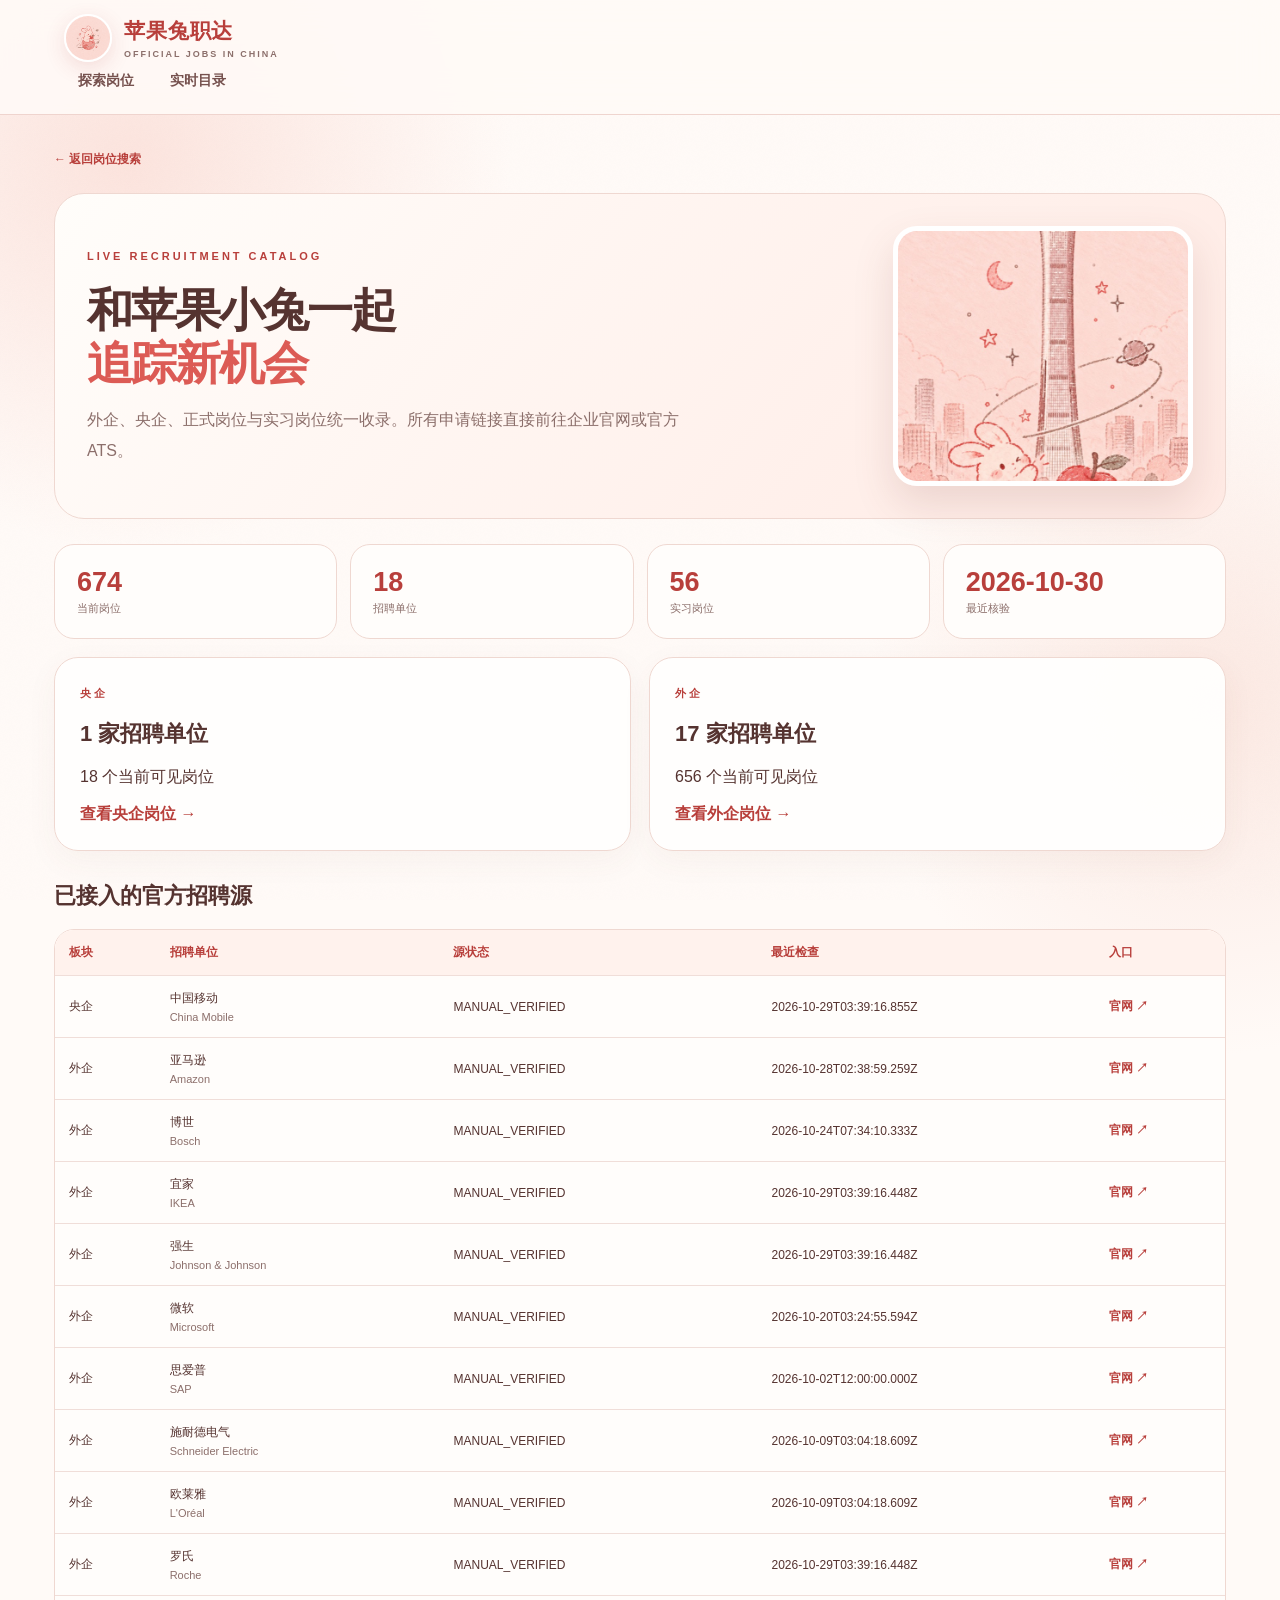
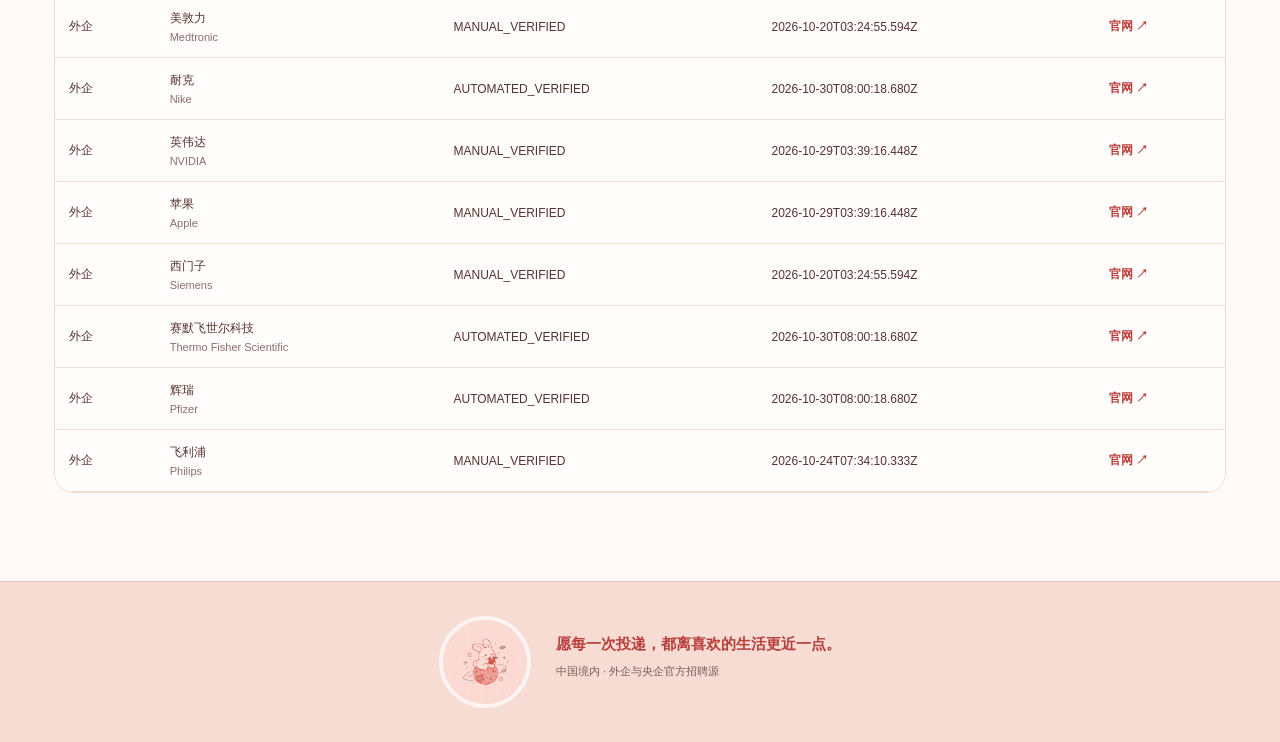
<file: catalog.html>
<!doctype html>
<html lang="zh-CN">
<head>
  <meta charset="utf-8"><meta name="viewport" content="width=device-width,initial-scale=1">
  <title>实时招聘目录｜苹果兔职达</title><link rel="icon" href="./icon.jpg"><link rel="stylesheet" href="./styles.css"><script src="./common.js" defer></script><script src="./catalog.js" defer></script>
</head>
<body>
  <header><div class="nav"><a class="brand" href="./index.html"><img src="./bunny-apple.jpg" alt="苹果小兔"><span><b>苹果兔职达</b><small>OFFICIAL JOBS IN CHINA</small></span></a><nav><a href="./index.html">探索岗位</a><a href="./catalog.html">实时目录</a></nav></div></header>
  <main class="detail catalog"><a href="./index.html">← 返回岗位搜索</a><section class="detailhead catalog-hero"><div><span class="eyebrow">LIVE RECRUITMENT CATALOG</span><h1>和苹果小兔一起<br><em>追踪新机会</em></h1><p>外企、央企、正式岗位与实习岗位统一收录。所有申请链接直接前往企业官网或官方 ATS。</p></div><img src="./bunny-city.jpg" alt="苹果小兔与城市中的苹果"></section><div class="stats" id="catalog-stats"></div><div class="segmentcards" id="segment-cards"></div><section class="sourcepanel"><h2>已接入的官方招聘源</h2><div class="tablewrap"><table><thead><tr><th>板块</th><th>招聘单位</th><th>源状态</th><th>最近检查</th><th>入口</th></tr></thead><tbody id="source-rows"></tbody></table></div></section></main>
  <footer><img src="./bunny-apple.jpg" alt="苹果小兔"><div><strong>愿每一次投递，都离喜欢的生活更近一点。</strong><p>中国境内 · 外企与央企官方招聘源</p></div></footer>
</body>
</html>
</file>
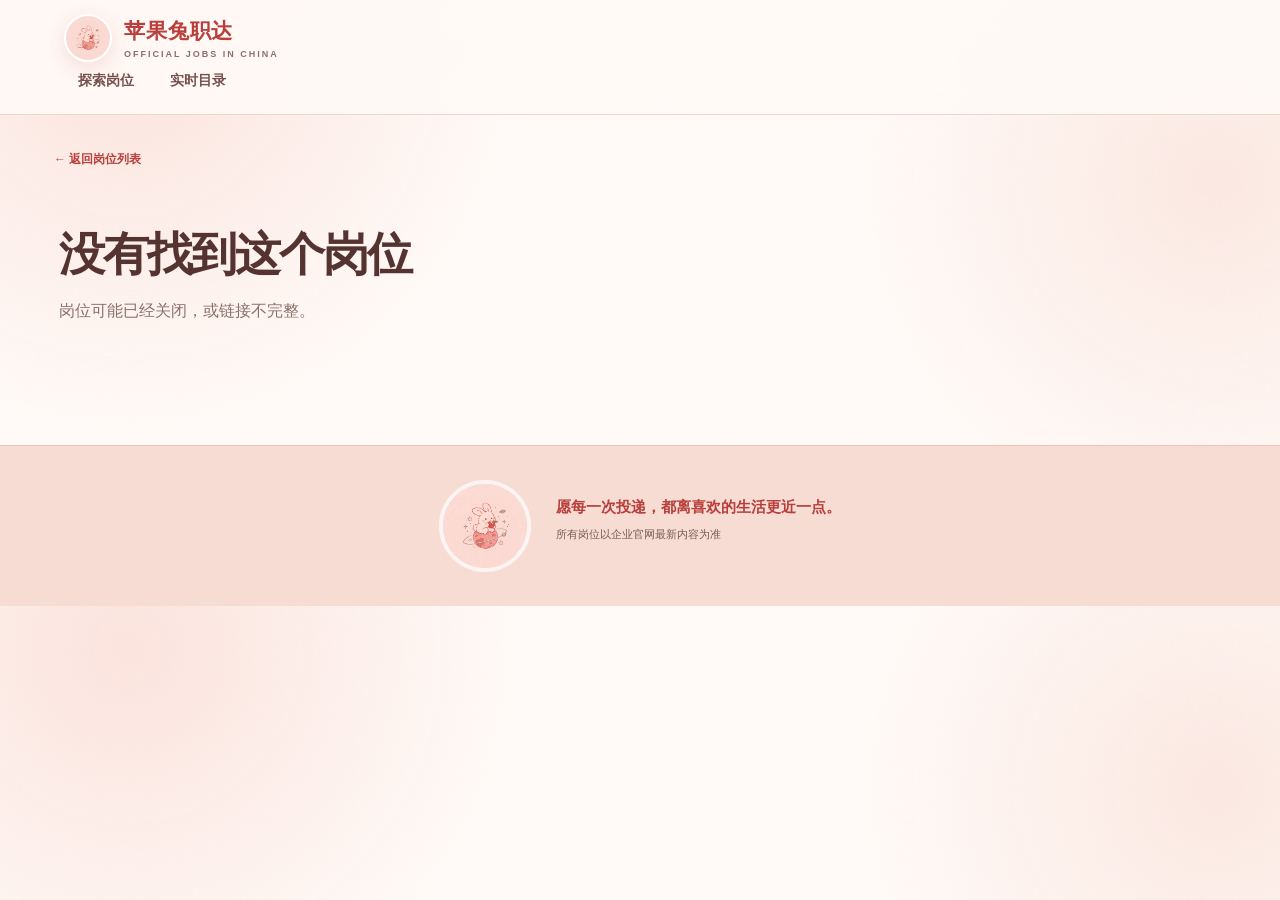
<file: job.html>
<!doctype html>
<html lang="zh-CN">
<head>
  <meta charset="utf-8"><meta name="viewport" content="width=device-width,initial-scale=1">
  <title>职位详情｜苹果兔职达</title><link rel="icon" href="./icon.jpg"><link rel="stylesheet" href="./styles.css"><script src="./common.js" defer></script><script src="./job.js" defer></script>
</head>
<body>
  <header><div class="nav"><a class="brand" href="./index.html"><img src="./bunny-apple.jpg" alt="苹果小兔"><span><b>苹果兔职达</b><small>OFFICIAL JOBS IN CHINA</small></span></a><nav><a href="./index.html">探索岗位</a><a href="./catalog.html">实时目录</a></nav></div></header>
  <main class="detail" id="job-detail"><a href="./index.html">← 返回岗位列表</a><section class="detailhead"><p>正在读取职位信息…</p></section></main>
  <footer><img src="./bunny-apple.jpg" alt="苹果小兔"><div><strong>愿每一次投递，都离喜欢的生活更近一点。</strong><p>所有岗位以企业官网最新内容为准</p></div></footer>
</body>
</html>
</file>
<file: styles.css>
:root{--paper:#fffaf7;--paper-strong:#fff4ef;--blush:#f9d9d1;--peach:#f3b9aa;--apple:#dc5b55;--apple-dark:#b83f3b;--ink:#553330;--muted:#8c6f6b;--line:#efd8d1;--leaf:#6d806f;--white:#fffefd;--shadow:0 24px 70px rgba(151,75,68,.12)}
*{box-sizing:border-box}html{scroll-behavior:smooth}
body{margin:0;color:var(--ink);font-family:ui-rounded,"SF Pro Rounded","PingFang SC","Microsoft YaHei",Arial,sans-serif;background:radial-gradient(circle at 10% 7%,rgba(249,209,200,.55),transparent 24rem),radial-gradient(circle at 95% 30%,rgba(250,225,217,.7),transparent 22rem),var(--paper)}
body:before{content:"";position:fixed;inset:0;pointer-events:none;opacity:.32;background-image:url("data:image/svg+xml,%3Csvg xmlns='http://www.w3.org/2000/svg' width='120' height='120' viewBox='0 0 120 120'%3E%3Cfilter id='n'%3E%3CfeTurbulence type='fractalNoise' baseFrequency='.9' numOctaves='3' stitchTiles='stitch'/%3E%3C/filter%3E%3Crect width='100%25' height='100%25' filter='url(%23n)' opacity='.04'/%3E%3C/svg%3E")}
a{color:inherit;text-decoration:none}
header{position:sticky;top:0;z-index:30;background:rgba(255,250,247,.9);backdrop-filter:blur(18px);border-bottom:1px solid rgba(226,183,174,.55);padding:14px max(5%,calc((100vw - 1220px)/2));display:flex;align-items:center;justify-content:space-between;gap:28px}
.brand{display:flex;align-items:center;gap:12px;font-size:21px;font-weight:900;color:var(--apple-dark);letter-spacing:.04em}.brand img{width:48px;height:48px;object-fit:cover;border-radius:50%;border:2px solid #fff;box-shadow:0 6px 20px rgba(184,63,59,.15)}.brand span{display:block}.brand small{display:block;font-size:9px;letter-spacing:2px;margin-top:4px;color:var(--muted);font-weight:700}
nav{display:flex;gap:8px;font-size:14px;font-weight:700;color:#76514e}nav a{padding:10px 14px;border-radius:999px;transition:.2s ease}nav a:hover{background:#fee8e2;color:var(--apple-dark)}
main{position:relative;max-width:1220px;margin:auto;padding:32px 24px 88px}
.hero{min-height:535px;display:grid;grid-template-columns:1.02fr .98fr;align-items:center;gap:50px;padding:52px 54px 76px;border:1px solid rgba(235,193,184,.86);border-radius:38px;background:linear-gradient(135deg,rgba(255,253,250,.96),rgba(255,237,232,.9));box-shadow:var(--shadow);overflow:hidden;position:relative}
.hero:before,.hero:after{position:absolute;color:rgba(220,91,85,.25);font-size:80px;line-height:1}.hero:before{content:"★";left:48%;top:22px;transform:rotate(-12deg)}.hero:after{content:"✦";right:27px;bottom:20px}
.hero-copy{position:relative;z-index:2;padding-left:6px}.eyebrow,.section-kicker{font-size:11px;letter-spacing:3px;font-weight:900;color:var(--apple-dark)}
h1{font-size:52px;line-height:1.16;letter-spacing:-2px;margin:20px 0 22px;color:var(--ink)}em{font-style:normal;color:var(--apple);position:relative;white-space:nowrap}em:after{content:"";position:absolute;height:8px;background:rgba(220,91,85,.15);border-radius:99px;left:0;right:0;bottom:2px;z-index:-1}.hero p,.detailhead p{color:var(--muted);font-size:16px;line-height:1.9;margin:0}
.hero-stats{display:flex;gap:13px;margin-top:34px}.hero-stats div{min-width:105px;background:rgba(255,255,255,.72);border:1px solid rgba(239,203,196,.82);border-radius:18px;padding:14px 16px;box-shadow:0 8px 24px rgba(158,83,74,.06)}.hero-stats strong{display:block;font-size:25px;color:var(--apple-dark)}.hero-stats span{font-size:11px;color:var(--muted)}
.hero-art{position:relative;z-index:2;justify-self:end;width:min(100%,470px);padding:14px}.hero-art img{display:block;width:100%;aspect-ratio:1;object-fit:cover;border-radius:32px;border:7px solid rgba(255,255,255,.82);box-shadow:0 26px 55px rgba(150,75,67,.2);transform:rotate(2deg)}.art-note{position:absolute;z-index:3;left:-28px;top:-4px;background:#fffdfb;color:var(--apple-dark);font-weight:800;font-size:13px;padding:13px 18px;border-radius:15px 15px 15px 4px;border:1px solid var(--line);box-shadow:0 12px 28px rgba(137,74,67,.12);transform:rotate(-3deg)}.orbit-dot{position:absolute;color:var(--apple);font-weight:bold;font-size:25px}.orbit-one{right:-8px;top:24px}.orbit-two{left:-14px;bottom:32px}
.filters{position:relative;z-index:4;margin:-40px 28px 0;background:rgba(255,254,253,.96);border:1px solid var(--line);border-radius:26px;padding:23px 24px 18px;box-shadow:0 18px 48px rgba(128,68,62,.13)}.filter-heading{display:flex;justify-content:space-between;align-items:center;margin-bottom:15px}.filter-heading>div{display:flex;align-items:center;gap:10px}.filter-heading div span{width:29px;height:29px;display:grid;place-items:center;border-radius:50%;background:var(--apple);color:white;font-size:11px}.filter-heading strong{font-size:15px}.filter-heading small{color:var(--muted);font-size:11px}.filter-heading small b{color:var(--apple-dark)}
.search{display:flex;align-items:center;gap:10px;background:#fff9f6;border:1px solid #ebd1cb;border-radius:16px;padding:7px}.search-icon{font-size:27px;color:var(--apple);padding-left:10px;transform:rotate(-20deg)}input,select{font:inherit;padding:12px 13px;border:1px solid var(--line);border-radius:12px;background:#fffdfa;color:var(--ink);font-size:13px;outline:none;transition:border-color .2s,box-shadow .2s}input:focus,select:focus{border-color:var(--apple);box-shadow:0 0 0 3px rgba(220,91,85,.1)}.search input{flex:1;min-width:0;border:0;background:transparent;font-size:15px;box-shadow:none}
button,.button{background:linear-gradient(135deg,var(--apple),var(--apple-dark));color:white;border:0;border-radius:12px;padding:14px 22px;font-size:13px;font-weight:800;cursor:pointer;display:inline-block;box-shadow:0 8px 20px rgba(184,63,59,.19);transition:transform .2s,box-shadow .2s}button:hover,.button:hover{transform:translateY(-2px);box-shadow:0 12px 24px rgba(184,63,59,.25)}.search button span{font-size:16px;margin-left:4px}
.selects{display:grid;grid-template-columns:repeat(5,minmax(0,1fr));gap:12px;margin-top:14px}.filter-field{min-width:0}.filter-field label{display:block;margin:0 0 7px 3px;color:var(--ink);font-size:12px;font-weight:800}.filter-field select{width:100%;background:#fff}.filterbottom{display:flex;justify-content:space-between;font-size:11px;color:var(--muted);margin-top:13px;padding:0 3px}.filterbottom a{color:var(--apple-dark);font-weight:800}
.sectiontitle{display:flex;align-items:flex-end;justify-content:space-between;margin:50px 4px 22px}.sectiontitle h2{margin:7px 0 0}.sectiontitle>span{font-size:11px;color:var(--muted);padding-bottom:5px}h2{font-size:22px;line-height:1.35}h2 small{font-size:13px;font-weight:600;color:var(--apple);margin-left:10px}
.cards{display:grid;grid-template-columns:repeat(2,1fr);gap:18px}article{background:rgba(255,254,253,.96);border:1px solid var(--line);border-radius:24px;padding:25px;box-shadow:0 10px 32px rgba(127,71,64,.05)}.cards article{position:relative;overflow:hidden;transition:transform .25s ease,border-color .25s ease,box-shadow .25s ease}.cards article:after{content:"";position:absolute;right:-34px;top:-37px;width:110px;height:110px;border:22px solid rgba(220,91,85,.045);border-radius:50%}.cards article:hover{transform:translateY(-4px);border-color:#e8b8ad;box-shadow:0 20px 45px rgba(132,72,65,.11)}
.cardtop{position:relative;z-index:1;display:flex;align-items:center;gap:12px}.companyicon{position:relative;width:44px;height:44px;border-radius:15px;background:linear-gradient(145deg,#ffe3dc,#fff7f4);color:var(--apple-dark);display:grid;place-items:center;font-size:20px;font-weight:900;border:1px solid #f0c9c0}.companyicon i{position:absolute;right:-3px;top:-4px;color:var(--leaf);font-size:10px;font-style:normal}.muted{font-size:11px;color:var(--muted);margin-top:4px}.badge{margin-left:auto;color:#9a554e;background:#ffebe6;font-size:10px;padding:6px 8px;border-radius:999px;white-space:nowrap}
h3{position:relative;z-index:1;font-size:21px;line-height:1.45;margin:24px 0 7px}.english{position:relative;z-index:1;font-size:13px;line-height:1.55;color:var(--muted);margin:0 0 18px}.tags{position:relative;z-index:1;display:flex;gap:7px;flex-wrap:wrap}.tags span{font-size:11px;background:#fff4ef;padding:7px 9px;border-radius:8px;color:#765853;border:1px solid #f3ded8}.tags .intern{background:#eef4ec;color:#56705b;border-color:#dce8da;font-weight:bold}.dates{font-size:11px;line-height:1.9;color:#9a7e79;margin:21px 0 17px}.cardfooter{border-top:1px dashed #ead4ce;padding-top:16px;display:flex;justify-content:space-between;font-size:12px;color:var(--apple-dark)}.cardfooter a:last-child{font-weight:900}
.empty{display:flex;align-items:center;justify-content:center;gap:28px;background:#fffdfb;border:1px solid var(--line);border-radius:28px;padding:35px}.empty img{width:180px;height:180px;object-fit:cover;border-radius:50%}.empty h2{margin-top:0}.empty p{color:var(--muted)}
.detail{padding-top:34px}.detail>a:first-child{display:inline-block;font-size:12px;color:var(--apple-dark);font-weight:800;margin-bottom:10px}.detailhead{padding:30px 5px}.detailhead h1{font-size:46px;margin-bottom:15px}.detailgrid{display:grid;grid-template-columns:1.55fr 1fr;gap:20px}.pre{white-space:pre-wrap;line-height:1.9;color:#735b57;font-size:14px}.kv{display:flex;justify-content:space-between;gap:18px;font-size:12px;border-bottom:1px dashed #ead7d2;padding:12px 0}.kv span{color:#987b76}.kv b{font-weight:700;text-align:right}.notice{font-size:12px;background:#fff0da;color:#895b2a;padding:13px 16px;border-radius:12px;margin:20px 0;width:fit-content}.bunny-tip{display:flex;align-items:center;gap:12px;background:#fff1ed;border-radius:17px;padding:10px;margin:-8px -8px 22px}.bunny-tip img{width:72px;height:72px;border-radius:14px;object-fit:cover}.bunny-tip p{font-size:11px;line-height:1.7;color:var(--muted);margin:0}.bunny-tip strong{font-size:13px;color:var(--apple-dark)}
.catalog-hero{display:grid;grid-template-columns:1.15fr .85fr;align-items:center;gap:40px;padding:32px;background:linear-gradient(130deg,#fffdfa,#ffeae4);border:1px solid var(--line);border-radius:30px;margin:15px 0 25px}.catalog-hero img{justify-self:end;width:min(100%,300px);height:260px;object-fit:cover;object-position:center 65%;border-radius:24px;border:5px solid white;box-shadow:0 18px 40px rgba(125,68,62,.15)}.stats{display:grid;grid-template-columns:repeat(4,1fr);gap:13px;margin-bottom:18px}.stats div{background:#fffdfb;border:1px solid var(--line);border-radius:20px;padding:22px}.stats strong{display:block;font-size:27px;color:var(--apple-dark)}.stats span{font-size:11px;color:var(--muted)}.segmentcards{display:grid;grid-template-columns:repeat(2,1fr);gap:18px}.segmentcards article a,.sourcepanel a{color:var(--apple-dark);font-weight:800}.sourcepanel{margin-top:30px}.sourceform{display:flex;gap:10px;flex-wrap:wrap;margin:15px 0}.sourceform input:not([type=checkbox]){flex:1;min-width:180px}
.tablewrap{overflow:auto;border:1px solid var(--line);border-radius:20px}table{border-collapse:collapse;width:100%;background:#fffdfb;font-size:12px}td,th{padding:14px;text-align:left;border-bottom:1px solid #f0ded9}th{background:#fff2ed;color:var(--apple-dark)}
footer{position:relative;display:flex;align-items:center;justify-content:center;gap:25px;padding:34px 24px;background:#f7dcd4;border-top:1px solid #e9c4bb;text-align:left;color:#795b56}footer img{width:92px;height:92px;object-fit:cover;border-radius:50%;border:4px solid rgba(255,255,255,.7)}footer strong{font-size:15px;color:var(--apple-dark)}footer p{font-size:11px;line-height:1.8;margin:8px 0}footer a{font-size:11px;text-decoration:underline}
@media(max-width:900px){.hero{grid-template-columns:1fr;gap:30px}.hero-art{justify-self:center;max-width:470px}.filters{margin:-35px 16px 0}.detailgrid{grid-template-columns:1fr}.selects{grid-template-columns:repeat(2,1fr)}.filter-field:last-child{grid-column:1/-1}.catalog-hero{grid-template-columns:1fr}.catalog-hero img{justify-self:center}.stats{grid-template-columns:repeat(2,1fr)}}
@media(max-width:680px){header{padding:11px 14px}.brand{font-size:16px}.brand img{width:40px;height:40px}.brand small{font-size:7px;letter-spacing:1px}nav{gap:0;font-size:12px}nav a{padding:9px 8px}nav a:last-child{display:none}main{padding:18px 13px 60px}.hero{min-height:auto;padding:40px 24px 70px;border-radius:28px}h1{font-size:38px;letter-spacing:-1px}.hero p{font-size:14px}.hero-stats{gap:8px}.hero-stats div{min-width:0;flex:1;padding:12px 10px}.hero-stats strong{font-size:21px}.hero-art{padding:4px}.art-note{left:-5px;top:-20px;font-size:11px}.filters{margin:-42px 7px 0;padding:18px 15px;border-radius:22px}.filter-heading small{display:none}.search{flex-wrap:wrap}.search input{min-width:170px}.search button{width:100%}.selects{grid-template-columns:1fr 1fr}.filter-field:last-child{grid-column:1/-1}.filterbottom span{display:none}.filterbottom{justify-content:flex-end}.sectiontitle{margin-top:40px}.sectiontitle>span{display:none}.cards{grid-template-columns:1fr}.badge{font-size:9px}.detailhead h1{font-size:35px}.stats,.segmentcards{grid-template-columns:1fr 1fr}.catalog-hero{padding:23px}.catalog-hero img{height:220px}.empty{flex-direction:column;text-align:center}.empty img{width:150px;height:150px}footer{flex-direction:column;text-align:center}article{padding:21px}}

/* Static EdgeOne controls */
.filterbottom button{border:0;background:transparent;color:var(--red);font:inherit;cursor:pointer;padding:0}.empty button{border:0;cursor:pointer}.brand{text-decoration:none}
</file>
